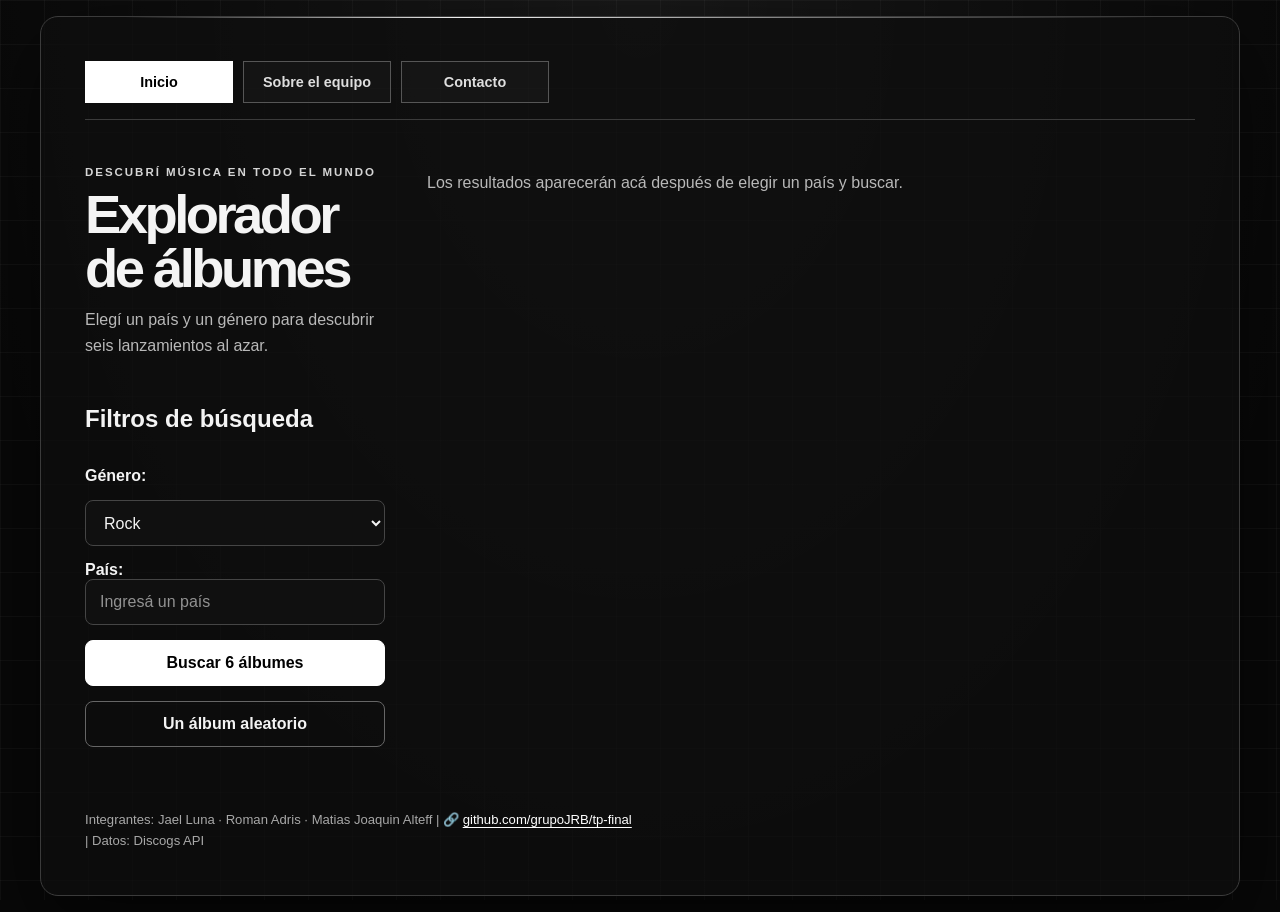
<file: index.html>
<!DOCTYPE html>
<html lang="es">

<head>
    <meta charset="UTF-8">
    <meta name="viewport" content="width=device-width, initial-scale=1.0">
    <meta name="description" content="Explorá lanzamientos musicales de Discogs por país y género.">
    <link rel="stylesheet" href="CSS/visuales.css?v=unificado1">
    <script src="Javascript/APIDiscogsPublico.js" defer></script>
    <script src="Javascript/app.js" defer></script>
    <title>Explorador de álbumes · Discogs</title>
</head>

<body>
    <div id="contenedor">
        <header class="site-header">
            <nav class="navegacion-pagina" aria-label="Navegación principal">
                <a href="index.html" aria-current="page">Inicio</a>
                <a href="Equipo.html">Sobre el equipo</a>
                <a href="contacto.html">Contacto</a>
            </nav>
        </header>
        <aside id="left-column" class="panel-busqueda">
            <header>
                <p class="eyebrow">DESCUBRÍ MÚSICA EN TODO EL MUNDO</p>
                <h1>Explorador de álbumes</h1>
                <p class="intro">Elegí un país y un género para descubrir seis lanzamientos al azar.</p>
            </header>

            <section id="filtros" aria-labelledby="titulo-filtros">
                <h2 id="titulo-filtros" class="sr-only">Filtros de búsqueda</h2>
                <label for="genero">Género:</label>
                <select id="genero">
                    <option value="Rock">Rock</option>
                    <option value="Jazz">Jazz</option>
                    <option value="Pop">Pop</option>
                </select>

                <div class="contenedor-pais">
                    <label for="pais">País:</label>
                    <input type="text" id="pais" placeholder="Ingresá un país" autocomplete="off"
                        aria-autocomplete="list" aria-controls="sugerencias">
                    <ul id="sugerencias" role="listbox" aria-label="Países sugeridos"></ul>
                </div>

                <button id="buscar" type="button">Buscar 6 álbumes</button>
                <button id="aleatorio" type="button" class="boton-secundario">Un álbum aleatorio</button>
            </section>
        </aside>

        <main id="resultados" class="panel-resultados" aria-label="Lanzamientos encontrados" aria-busy="false">
            <p id="estadoBusqueda" class="estado-busqueda" role="status" aria-live="polite">
                Los resultados aparecerán acá después de elegir un país y buscar.
            </p>
        </main>

        <footer>
            Integrantes: Jael Luna · Roman Adris · Matias Joaquin Alteff  |  🔗 <a href="https://github.com/TheGhostBenito/ExploradorDeAlbumesDiscogs">github.com/grupoJRB/tp-final</a>  |  Datos: Discogs API
        </footer>
    </div>
</body>

</html>
</file>
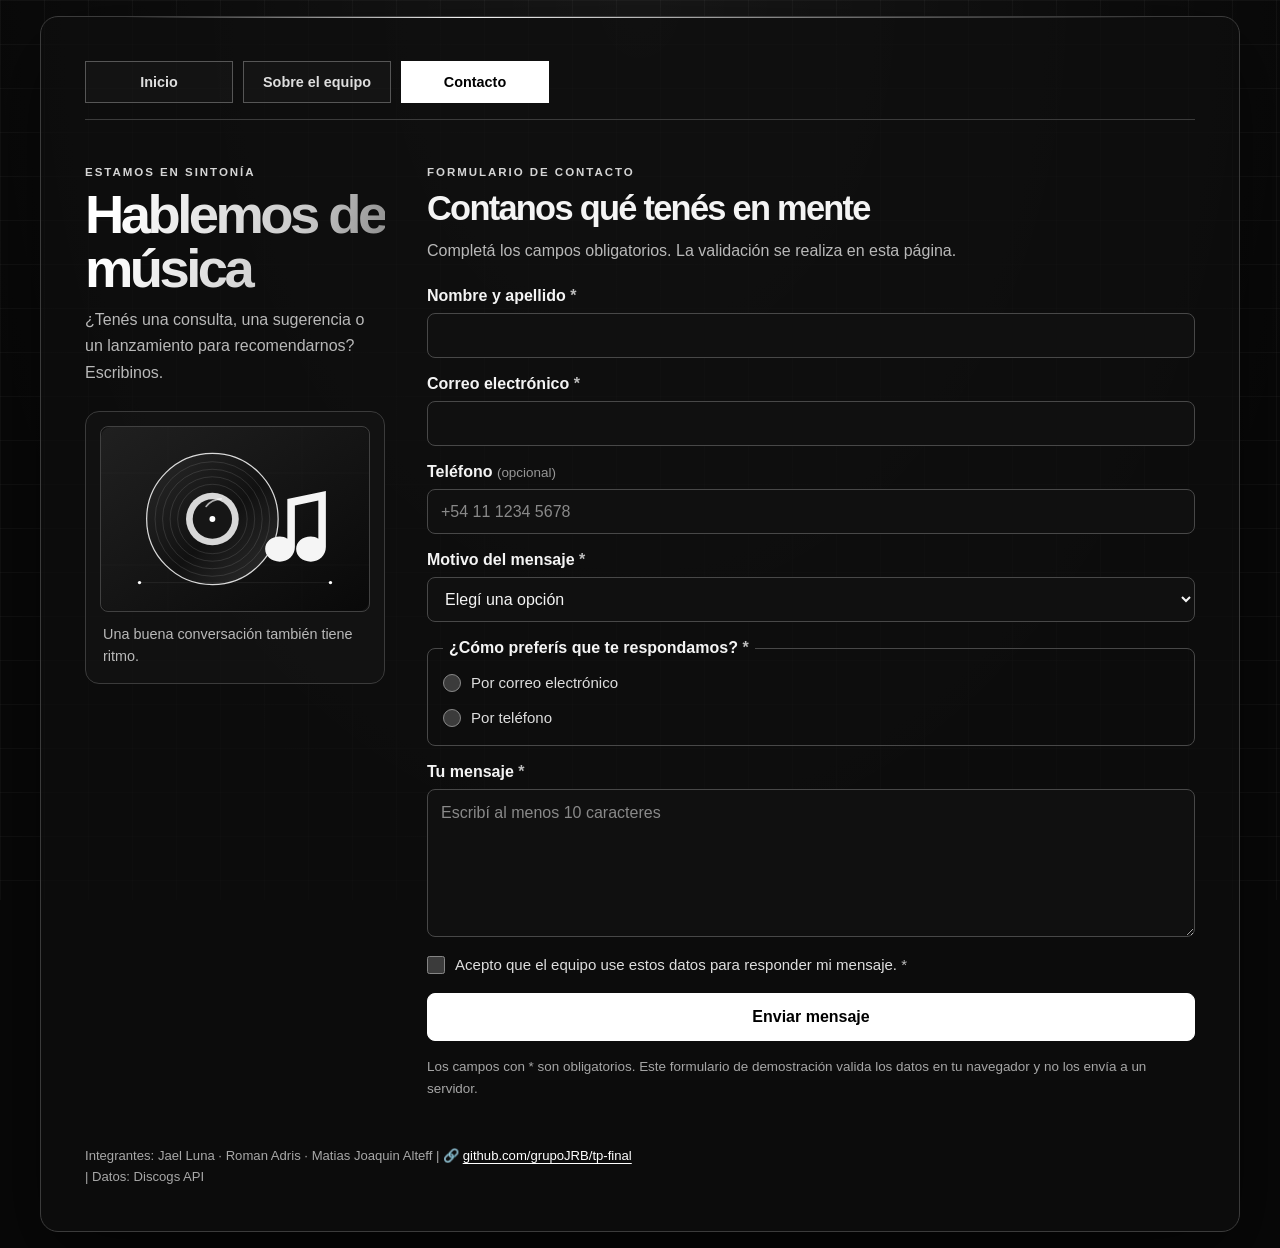
<file: contacto.html>
<!DOCTYPE html>
<html lang="es">
<head>
    <meta charset="UTF-8">
    <meta name="viewport" content="width=device-width, initial-scale=1.0">
    <meta name="description" content="Contactá al equipo del Explorador de álbumes y compartí tus consultas o sugerencias musicales.">
    <title>Contacto · Explorador de álbumes</title>
    <link rel="stylesheet" href="CSS/visuales.css?v=contacto1">
    <script src="Javascript/contacto.js" defer></script>
</head>
<body>
    <div id="contenedor" class="contacto-layout">
        <header class="site-header">
            <nav class="navegacion-pagina" aria-label="Navegación principal">
                <a href="index.html">Inicio</a>
                <a href="Equipo.html">Sobre el equipo</a>
                <a href="contacto.html" aria-current="page">Contacto</a>
            </nav>
        </header>

        <aside id="left-column" class="contacto-intro">
            <header>
                <p class="eyebrow">ESTAMOS EN SINTONÍA</p>
                <h1>Hablemos de música</h1>
                <p class="intro">¿Tenés una consulta, una sugerencia o un lanzamiento para recomendarnos? Escribinos.</p>
            </header>

            <figure class="contacto-figura">
                <img src="Imagenes/vinilo-contacto.svg" alt="Ilustración en blanco y negro de un disco de vinilo y una nota musical">
                <figcaption>Una buena conversación también tiene ritmo.</figcaption>
            </figure>
        </aside>

        <main id="formulario-contacto" class="formulario-contacto">
            <div class="contacto-cabecera">
                <p class="eyebrow">FORMULARIO DE CONTACTO</p>
                <h2>Contanos qué tenés en mente</h2>
                <p>Completá los campos obligatorios. La validación se realiza en esta página.</p>
            </div>

            <form id="contactForm" novalidate>
                <div class="campo-contacto">
                    <label for="nombre">Nombre y apellido <span aria-hidden="true">*</span></label>
                    <input id="nombre" name="nombre" type="text" autocomplete="name" minlength="2" required>
                </div>

                <div class="campo-contacto">
                    <label for="email">Correo electrónico <span aria-hidden="true">*</span></label>
                    <input id="email" name="email" type="email" autocomplete="email" required>
                </div>

                <div class="campo-contacto">
                    <label for="telefono">Teléfono <span class="campo-opcional">(opcional)</span></label>
                    <input id="telefono" name="telefono" type="tel" autocomplete="tel" inputmode="tel" placeholder="+54 11 1234 5678">
                </div>

                <div class="campo-contacto">
                    <label for="tema">Motivo del mensaje <span aria-hidden="true">*</span></label>
                    <select id="tema" name="tema" required>
                        <option value="" selected>Elegí una opción</option>
                        <option value="consulta">Consulta sobre el sitio</option>
                        <option value="sugerencia">Sugerencia o comentario</option>
                        <option value="musica">Recomendación musical</option>
                        <option value="otro">Otro tema</option>
                    </select>
                </div>

                <fieldset class="grupo-contacto">
                    <legend>¿Cómo preferís que te respondamos? <span aria-hidden="true">*</span></legend>
                    <label class="opcion-contacto">
                        <input type="radio" name="preferencia" value="email" required>
                        <span>Por correo electrónico</span>
                    </label>
                    <label class="opcion-contacto">
                        <input type="radio" name="preferencia" value="telefono">
                        <span>Por teléfono</span>
                    </label>
                </fieldset>

                <div class="campo-contacto">
                    <label for="mensaje">Tu mensaje <span aria-hidden="true">*</span></label>
                    <textarea id="mensaje" name="mensaje" rows="5" minlength="10" maxlength="1000" required placeholder="Escribí al menos 10 caracteres"></textarea>
                </div>

                <label class="opcion-contacto consentimiento" for="consentimiento">
                    <input id="consentimiento" name="consentimiento" type="checkbox" required>
                    <span>Acepto que el equipo use estos datos para responder mi mensaje. <span aria-hidden="true">*</span></span>
                </label>

                <button class="boton-enviar" type="submit">Enviar mensaje</button>
                <p class="nota-formulario">Los campos con * son obligatorios. Este formulario de demostración valida los datos en tu navegador y no los envía a un servidor.</p>
            </form>
        </main>

        <footer class="pie-contacto">
            Integrantes: Jael Luna · Roman Adris · Matias Joaquin Alteff  |  🔗 <a href="https://github.com/TheGhostBenito/ExploradorDeAlbumesDiscogs">github.com/grupoJRB/tp-final</a>  |  Datos: Discogs API
        </footer>
    </div>
</body>
</html>
</file>
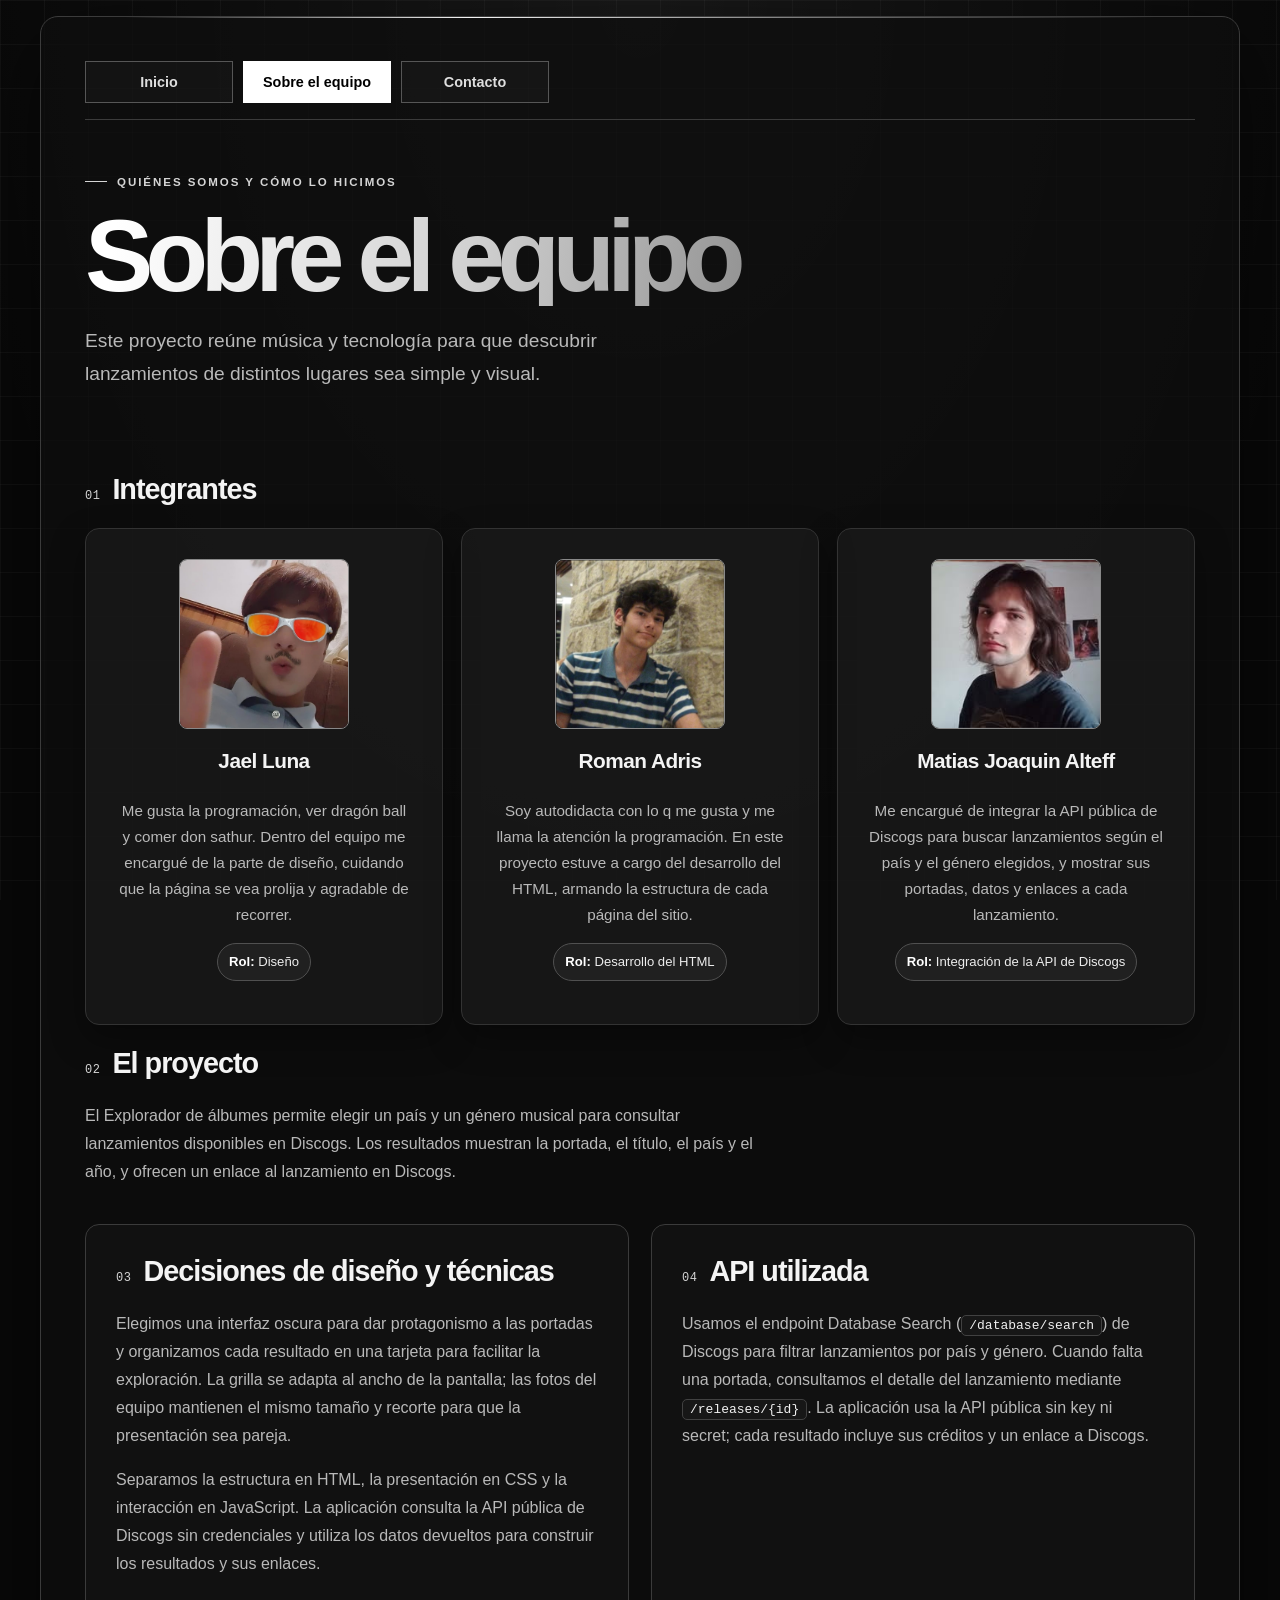
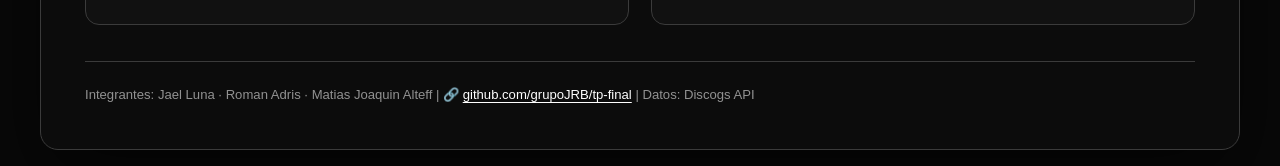
<file: Equipo.html>
<!DOCTYPE html>
<html lang="es">

<head>
    <meta charset="UTF-8">
    <meta name="viewport" content="width=device-width, initial-scale=1.0">
    <meta name="description" content="Conocé al equipo y las decisiones detrás del Explorador de álbumes de Discogs.">
    <title>Sobre el equipo · Explorador de álbumes</title>
    <link rel="stylesheet" href="CSS/visuales.css?v=equipo-padding1">
</head>

<body class="pagina-equipo">
    <div class="contenedor-equipo">
        <header class="site-header">
            <nav class="navegacion-pagina" aria-label="Navegación principal">
                <a href="index.html">Inicio</a>
                <a href="Equipo.html" aria-current="page">Sobre el equipo</a>
                <a href="contacto.html">Contacto</a>
            </nav>
        </header>
        <header class="encabezado-equipo">
            <p class="eyebrow">QUIÉNES SOMOS Y CÓMO LO HICIMOS</p>
            <h1>Sobre el equipo</h1>
            <p class="intro-equipo">Este proyecto reúne música y tecnología para que descubrir lanzamientos de distintos lugares sea simple y visual.</p>
        </header>

        <main>
            <section class="seccion-equipo" aria-labelledby="titulo-integrantes">
                <h2 id="titulo-integrantes">Integrantes</h2>
                <div class="equipo-miembros">
                    <article class="tarjeta-miembro">
                        <img src="Imagenes/Jael_Luna_Foto.jpg" alt="Retrato de Jael Luna" class="foto-miembro" loading="lazy">
                        <h3>Jael Luna</h3>
                        <p>Me gusta la programación, ver dragón ball y comer don sathur. Dentro del equipo me encargué de la parte de diseño, cuidando que la página se vea prolija y agradable de recorrer.</p>
                        <p class="rol-miembro"><strong>Rol:</strong> Diseño</p>
                    </article>

                    <article class="tarjeta-miembro">
                        <img src="Imagenes/Roman_Adris_Foto.JPG" alt="Retrato de Roman Adris" class="foto-miembro" loading="lazy">
                        <h3>Roman Adris</h3>
                        <p>Soy autodidacta con lo q me gusta y me llama la atención la programación. En este proyecto estuve a cargo del desarrollo del HTML, armando la estructura de cada página del sitio.</p>
                        <p class="rol-miembro"><strong>Rol:</strong> Desarrollo del HTML</p>
                    </article>

                    <article class="tarjeta-miembro">
                        <img src="Imagenes/Joaquin_Alteff_Foto.jpg" alt="Retrato de Matias Joaquin Alteff" class="foto-miembro" loading="lazy">
                        <h3>Matias Joaquin Alteff</h3>
                        <p>Me encargué de integrar la API pública de Discogs para buscar lanzamientos según el país y el género elegidos, y mostrar sus portadas, datos y enlaces a cada lanzamiento.</p>
                        <p class="rol-miembro"><strong>Rol:</strong> Integración de la API de Discogs</p>
                    </article>
                </div>
            </section>

            <section class="seccion-equipo" aria-labelledby="titulo-proyecto">
                <h2 id="titulo-proyecto">El proyecto</h2>
                <p>El Explorador de álbumes permite elegir un país y un género musical para consultar lanzamientos disponibles en Discogs. Los resultados muestran la portada, el título, el país y el año, y ofrecen un enlace al lanzamiento en Discogs.</p>
            </section>

            <section class="seccion-equipo" aria-labelledby="titulo-decisiones">
                <h2 id="titulo-decisiones">Decisiones de diseño y técnicas</h2>
                <p>Elegimos una interfaz oscura para dar protagonismo a las portadas y organizamos cada resultado en una tarjeta para facilitar la exploración. La grilla se adapta al ancho de la pantalla; las fotos del equipo mantienen el mismo tamaño y recorte para que la presentación sea pareja.</p>
                <p>Separamos la estructura en HTML, la presentación en CSS y la interacción en JavaScript. La aplicación consulta la API pública de Discogs sin credenciales y utiliza los datos devueltos para construir los resultados y sus enlaces.</p>
            </section>

            <section class="seccion-equipo" aria-labelledby="titulo-api">
                <h2 id="titulo-api">API utilizada</h2>
                <p>Usamos el endpoint Database Search (<code>/database/search</code>) de Discogs para filtrar lanzamientos por país y género. Cuando falta una portada, consultamos el detalle del lanzamiento mediante <code>/releases/{id}</code>. La aplicación usa la API pública sin key ni secret; cada resultado incluye sus créditos y un enlace a Discogs.</p>
            </section>
        </main>

        <footer class="pie-equipo">
            Integrantes: Jael Luna · Roman Adris · Matias Joaquin Alteff  |  🔗 <a href="https://github.com/TheGhostBenito/ExploradorDeAlbumesDiscogs">github.com/grupoJRB/tp-final</a>  |  Datos: Discogs API
        </footer>
    </div>
</body>

</html>
</file>
<file: CSS/visuales.css>
:root {
  color-scheme: dark;
  --color-fondo: #080808;
  --color-texto: #f4f4f4;
  --color-texto-suave: #b9b9b9;
  --color-superficie: rgba(14, 14, 14, 0.76);
  --color-tarjeta: rgba(24, 24, 24, 0.88);
  --color-borde: #3b3b3b;
  --color-borde-activo: #bdbdbd;
  --color-blanco: #ffffff;
  --color-negro: #000000;
  --radio-panel: 18px;
  --radio-tarjeta: 14px;
  --radio-control: 0;
  --trama: rgba(255, 255, 255, 0.035);
}

*,
*::before,
*::after {
  box-sizing: border-box;
}

html {
  scroll-behavior: smooth;
}

body {
  display: grid;
  place-items: center;
  min-height: 100vh;
  margin: 0;
  padding: 16px;
  background-color: var(--color-fondo);
  background-image:
    linear-gradient(var(--trama) 1px, transparent 1px),
    linear-gradient(90deg, var(--trama) 1px, transparent 1px),
    radial-gradient(ellipse at 50% 0%, rgba(255, 255, 255, 0.065), transparent 44rem);
  background-attachment: fixed;
  background-size: 44px 44px, 44px 44px, auto;
  color: var(--color-texto);
  font-family: Arial, Helvetica, sans-serif;
}

#contenedor,
.contenedor-equipo {
  position: relative;
  isolation: isolate;
  width: 100%;
  margin: 0 auto;
  overflow: hidden;
  border: 1px solid var(--color-borde);
  border-radius: var(--radio-panel);
  background: var(--color-superficie);
  color: var(--color-texto);
  box-shadow: 0 28px 80px rgba(0, 0, 0, 0.55);
}

#contenedor {
  display: grid;
  grid-template-columns: minmax(0, 1fr);
  gap: 30px;
  max-width: 1200px;
  padding: clamp(22px, 4vw, 44px);
}

.contenedor-equipo {
  max-width: 1200px;
  padding: clamp(22px, 4vw, 44px);
}

#contenedor::before,
.contenedor-equipo::before {
  position: absolute;
  z-index: 0;
  top: 0;
  right: 7%;
  left: 7%;
  height: 1px;
  background: linear-gradient(90deg, transparent, #f4f4f4, #777777, transparent);
  content: "";
  pointer-events: none;
}

/* Navegación compartida */
.site-header {
  position: relative;
  z-index: 1;
  grid-column: 1 / -1;
  margin: 0 0 4px;
  padding-bottom: 16px;
  border-bottom: 1px solid var(--color-borde);
}

.contenedor-equipo > .site-header {
  margin-bottom: clamp(32px, 4vw, 48px);
}

.site-header .navegacion-pagina {
  display: flex;
  flex-wrap: wrap;
  gap: 10px;
  margin: 0;
}

.site-header .navegacion-pagina a {
  display: inline-flex;
  width: 148px;
  height: 42px;
  align-items: center;
  justify-content: center;
  padding: 0 12px;
  border: 1px solid #565656;
  border-radius: var(--radio-control);
  background: rgba(255, 255, 255, 0.025);
  color: #dedede;
  font-size: 0.9rem;
  font-weight: 600;
  line-height: 1;
  text-align: center;
  text-decoration: none;
  white-space: nowrap;
  transition: background-color 160ms ease, color 160ms ease, border-color 160ms ease, transform 160ms ease;
}

.site-header .navegacion-pagina a[aria-current="page"] {
  border-color: var(--color-blanco);
  background: var(--color-blanco);
  color: var(--color-negro);
}

.site-header .navegacion-pagina a:hover,
.site-header .navegacion-pagina a:focus-visible {
  transform: translateY(-2px);
  border-color: var(--color-blanco);
  background: #333333;
  color: var(--color-blanco);
}

.site-header .navegacion-pagina a[aria-current="page"]:hover,
.site-header .navegacion-pagina a[aria-current="page"]:focus-visible {
  background: #333333;
  color: var(--color-blanco);
}

a:focus-visible,
button:focus-visible,
input:focus-visible,
select:focus-visible {
  outline: 2px solid var(--color-blanco);
  outline-offset: 3px;
}

/* Inicio */
#left-column {
  display: flex;
  min-width: 0;
  flex-direction: column;
  gap: 25px;
}

#left-column h1 {
  margin: 0 0 10px;
  font-size: clamp(2rem, 7vw, 3.4rem);
  font-weight: 750;
  letter-spacing: -0.065em;
  line-height: 1;
  text-align: left;
}

.eyebrow {
  margin: 0 0 10px;
  color: #d5d5d5;
  font-size: 0.72rem;
  font-weight: 700;
  letter-spacing: 0.17em;
  text-transform: uppercase;
}

.intro,
.intro-equipo {
  color: var(--color-texto-suave);
  line-height: 1.65;
}

.intro {
  max-width: 38ch;
  margin: 0;
}

#filtros {
  display: flex;
  flex-direction: column;
  gap: 15px;
  margin-bottom: 20px;
}

#filtros label {
  font-weight: 700;
}

#filtros input,
#filtros select,
#filtros button {
  width: 100%;
  min-height: 46px;
  padding: 11px 14px;
  border: 1px solid #454545;
  border-radius: 8px;
  font: inherit;
}

#filtros input,
#filtros select {
  background: #101010;
  color: var(--color-texto);
}

#filtros input::placeholder {
  color: #929292;
}

#filtros button,
.boton-reintentar {
  border-color: var(--color-blanco);
  border-radius: 8px;
  background: var(--color-blanco);
  color: var(--color-negro);
  font-weight: 700;
  cursor: pointer;
  transition: background-color 150ms ease, color 150ms ease, transform 150ms ease;
}

#filtros button:hover,
.boton-reintentar:hover {
  transform: translateY(-1px);
  background: #d5d5d5;
}

#filtros button:disabled {
  cursor: wait;
  opacity: 0.55;
}

#filtros .boton-secundario {
  border-color: #666666;
  background: transparent;
  color: var(--color-texto);
}

#filtros .boton-secundario:hover {
  border-color: var(--color-blanco);
  background: #242424;
}

.contenedor-pais {
  position: relative;
  width: 100%;
}

#sugerencias:empty {
  display: none;
}

#sugerencias {
  position: absolute;
  z-index: 1000;
  top: 100%;
  left: 0;
  width: 100%;
  max-height: 200px;
  margin-top: 4px;
  padding: 0;
  overflow-y: auto;
  border: 1px solid #505050;
  border-radius: 8px;
  background: #111111;
  color: var(--color-texto);
  list-style: none;
}

#sugerencias li {
  padding: 10px 12px;
  cursor: pointer;
}

#sugerencias li:hover,
#sugerencias li:focus {
  outline: none;
  background: #2a2a2a;
}

#resultados {
  display: grid;
  grid-template-columns: repeat(auto-fit, minmax(min(100%, 220px), 1fr));
  align-content: start;
  gap: 20px;
  width: 100%;
  min-width: 0;
}

.estado-busqueda {
  grid-column: 1 / -1;
  margin: 0;
  padding: 4px 0;
  color: var(--color-texto-suave);
  line-height: 1.6;
}

.estado-busqueda.loading,
.estado-busqueda.success,
.estado-busqueda.error {
  color: var(--color-texto);
}

.estado-carga {
  grid-column: 1 / -1;
  justify-self: center;
  width: 42px;
  height: 42px;
  border: 3px solid #3a3a3a;
  border-top-color: var(--color-blanco);
  border-radius: 50%;
  animation: girar 0.8s linear infinite;
}

@keyframes girar {
  to { transform: rotate(360deg); }
}

.album-card {
  width: 100%;
  max-width: 340px;
  margin: auto;
  padding: 22px;
  border: 1px solid #333333;
  border-radius: var(--radio-tarjeta);
  background: var(--color-tarjeta);
  color: var(--color-texto);
  text-align: center;
  box-shadow: 0 12px 32px rgba(0, 0, 0, 0.35);
  transition: transform 180ms ease, border-color 180ms ease, box-shadow 180ms ease;
}

.album-card:hover {
  transform: translateY(-4px);
  border-color: #777777;
  box-shadow: 0 18px 38px rgba(0, 0, 0, 0.5);
}

.album-card h3 {
  letter-spacing: -0.02em;
  line-height: 1.3;
}

.album-card p {
  color: #d1d1d1;
}

.album-card a {
  color: var(--color-blanco);
  text-decoration-thickness: 1px;
  text-underline-offset: 3px;
}

.album-card a:hover {
  color: #bdbdbd;
}

.album-card img {
  display: block;
  width: 100%;
  max-height: 240px;
  margin-bottom: 15px;
  border-radius: 8px;
  object-fit: contain;
  box-shadow: 0 8px 22px rgba(0, 0, 0, 0.45);
}

.skeleton-card {
  min-height: 300px;
}

.skeleton-cover,
.skeleton-line {
  border-radius: 8px;
  background: linear-gradient(90deg, #191919, #303030, #191919);
  background-size: 200% 100%;
  animation: brillo 1.3s linear infinite;
}

.skeleton-cover {
  height: 210px;
  margin-bottom: 18px;
}

.skeleton-line {
  width: 80%;
  height: 18px;
  margin: 0 auto;
}

@keyframes brillo {
  to { background-position: -200% 0; }
}

.boton-reintentar {
  grid-column: 1 / -1;
  justify-self: start;
  padding: 10px 16px;
}

footer {
  grid-column: 1 / -1;
  max-width: 75ch;
  color: #a8a8a8;
  font-size: 0.82rem;
  line-height: 1.6;
}

/* Sobre el equipo */
body.pagina-equipo {
  display: block;
  min-height: 100vh;
  padding: 16px;
}

.encabezado-equipo {
  max-width: none;
  margin-bottom: clamp(40px, 7vw, 82px);
}

.encabezado-equipo h1 {
  max-width: 12ch;
  margin: 0 0 18px;
  background: linear-gradient(100deg, #ffffff 5%, #d1d1d1 56%, #8e8e8e 100%);
  background-clip: text;
  color: transparent;
  font-size: clamp(3rem, 8vw, 6.7rem);
  font-weight: 750;
  letter-spacing: -0.075em;
  line-height: 0.98;
}

.pagina-equipo .eyebrow {
  display: inline-flex;
  align-items: center;
  gap: 10px;
  margin-bottom: 18px;
}

.pagina-equipo .eyebrow::before {
  width: 22px;
  height: 1px;
  background: currentColor;
  content: "";
}

.intro-equipo {
  max-width: 54ch;
  margin: 0;
  font-size: clamp(1.04rem, 2vw, 1.2rem);
  line-height: 1.75;
}

.pagina-equipo main {
  display: grid;
  grid-template-columns: repeat(2, minmax(0, 1fr));
  gap: 22px;
  counter-reset: seccion-equipo;
}

.seccion-equipo {
  min-width: 0;
  margin: 0;
  counter-increment: seccion-equipo;
}

.seccion-equipo:nth-child(-n + 2) {
  grid-column: 1 / -1;
}

.seccion-equipo:nth-child(n + 3) {
  padding: clamp(20px, 3vw, 30px);
  border: 1px solid var(--color-borde);
  border-radius: var(--radio-tarjeta);
  background: rgba(20, 20, 20, 0.65);
}

.seccion-equipo h2 {
  display: flex;
  align-items: baseline;
  gap: 12px;
  margin: 0 0 22px;
  font-size: clamp(1.35rem, 3vw, 1.8rem);
  font-weight: 650;
  letter-spacing: -0.035em;
}

.seccion-equipo h2::before {
  color: #d5d5d5;
  content: "0" counter(seccion-equipo);
  font-family: Consolas, monospace;
  font-size: 0.75rem;
  font-weight: 500;
  letter-spacing: 0.04em;
}

.seccion-equipo > p {
  max-width: 76ch;
  color: var(--color-texto-suave);
  line-height: 1.75;
}

.seccion-equipo code {
  padding: 2px 7px;
  border: 1px solid #414141;
  border-radius: 5px;
  background: #171717;
  color: #f1f1f1;
  overflow-wrap: anywhere;
}

.equipo-miembros {
  display: grid;
  grid-template-columns: repeat(auto-fit, minmax(min(100%, 245px), 1fr));
  gap: 18px;
}

.tarjeta-miembro {
  display: flex;
  min-height: 100%;
  flex-direction: column;
  align-items: center;
  padding: clamp(20px, 3vw, 30px);
  border: 1px solid #333333;
  border-radius: var(--radio-tarjeta);
  background: var(--color-tarjeta);
  color: var(--color-texto);
  text-align: center;
  box-shadow: 0 14px 34px rgba(0, 0, 0, 0.35);
  transition: transform 180ms ease, border-color 180ms ease, box-shadow 180ms ease;
}

.tarjeta-miembro:hover {
  transform: translateY(-4px);
  border-color: #777777;
  box-shadow: 0 20px 44px rgba(0, 0, 0, 0.5);
}

.foto-miembro {
  display: block;
  width: min(100%, 170px);
  aspect-ratio: 1;
  margin-bottom: 20px;
  border: 1px solid #888888;
  border-radius: 8px;
  object-fit: cover;
  object-position: center;
}

.tarjeta-miembro h3 {
  margin: 0 0 10px;
  font-size: clamp(1.1rem, 2vw, 1.3rem);
  letter-spacing: -0.025em;
}

.tarjeta-miembro p {
  color: var(--color-texto-suave);
  font-size: 0.95rem;
  line-height: 1.7;
}

.tarjeta-miembro .rol-miembro {
  margin-top: auto;
  padding: 7px 11px;
  border: 1px solid #505050;
  border-radius: 999px;
  background: #202020;
  color: #ededed;
  font-size: 0.82rem;
}

.rol-miembro strong {
  color: var(--color-blanco);
}

.pie-equipo {
  max-width: none;
  margin-top: 36px;
  padding-top: 22px;
  border-top: 1px solid var(--color-borde);
  color: #929292;
  font-size: 0.82rem;
  line-height: 1.6;
}

.pie-equipo p {
  margin: 8px 0;
}

/* Responsive */
@media (min-width: 860px) {
  #contenedor {
    grid-template-columns: minmax(240px, 300px) minmax(0, 1fr);
    gap: 42px;
  }
}

@media (max-width: 700px) {
  .contenedor-equipo {
    padding: 24px 18px;
  }

  .pagina-equipo main {
    grid-template-columns: minmax(0, 1fr);
    gap: 18px;
  }

  .seccion-equipo:nth-child(-n + 2) {
    grid-column: auto;
  }
}

@media (max-width: 380px) {
  .site-header .navegacion-pagina a {
    width: 132px;
  }
}

@media (prefers-reduced-motion: reduce) {
  *,
  *::before,
  *::after {
    scroll-behavior: auto !important;
    animation-duration: 0.01ms !important;
    animation-iteration-count: 1 !important;
    transition-duration: 0.01ms !important;
  }
}


/* Contacto */
#contenedor.contacto-layout {
  align-items: start;
}

.contacto-intro h1 {
  max-width: 10ch;
  margin: 0 0 10px;
  background: linear-gradient(105deg, #fff 10%, #c9c9c9 70%, #858585);
  background-clip: text;
  color: transparent;
  font-size: clamp(2.35rem, 6vw, 3.5rem);
  font-weight: 750;
  letter-spacing: -0.07em;
  line-height: 0.98;
}

.contacto-figura {
  margin: 0;
  padding: 14px;
  border: 1px solid var(--color-borde);
  border-radius: var(--radio-tarjeta);
  background: rgba(20, 20, 20, 0.72);
}

.contacto-figura img {
  display: block;
  width: 100%;
  border: 1px solid #414141;
  border-radius: 8px;
}

.contacto-figura figcaption {
  padding: 12px 3px 2px;
  color: var(--color-texto-suave);
  font-size: 0.9rem;
  line-height: 1.5;
}

.formulario-contacto {
  min-width: 0;
}

.contacto-cabecera {
  margin-bottom: 24px;
}

.contacto-cabecera .eyebrow {
  margin-bottom: 12px;
}

.contacto-cabecera h2 {
  margin: 0 0 10px;
  font-size: clamp(1.55rem, 3.5vw, 2.15rem);
  font-weight: 700;
  letter-spacing: -0.05em;
  line-height: 1.1;
}

.contacto-cabecera > p:last-child {
  margin: 0;
  color: var(--color-texto-suave);
  line-height: 1.6;
}

#contactForm {
  display: flex;
  flex-direction: column;
  gap: 17px;
}

.campo-contacto {
  display: flex;
  min-width: 0;
  flex-direction: column;
  gap: 8px;
}

.campo-contacto label,
.grupo-contacto legend {
  color: var(--color-texto);
  font-weight: 650;
}

.campo-contacto label span[aria-hidden="true"],
.grupo-contacto legend span[aria-hidden="true"],
.consentimiento span span[aria-hidden="true"] {
  color: #bcbcbc;
}

.campo-opcional {
  color: #969696;
  font-size: 0.84rem;
  font-weight: 400;
}

.campo-contacto input,
.campo-contacto select,
.campo-contacto textarea {
  width: 100%;
  min-height: 45px;
  padding: 11px 13px;
  border: 1px solid #484848;
  border-radius: 8px;
  background: #101010;
  color: var(--color-texto);
  font: inherit;
}

.campo-contacto textarea {
  min-height: 132px;
  resize: vertical;
  line-height: 1.55;
}

.campo-contacto input::placeholder,
.campo-contacto textarea::placeholder {
  color: #898989;
}

.campo-contacto input:focus-visible,
.campo-contacto select:focus-visible,
.campo-contacto textarea:focus-visible,
.opcion-contacto input:focus-visible {
  outline: 2px solid var(--color-blanco);
  outline-offset: 3px;
}

.grupo-contacto {
  display: flex;
  flex-direction: column;
  gap: 12px;
  margin: 0;
  padding: 15px;
  border: 1px solid #484848;
  border-radius: 8px;
}

.grupo-contacto legend {
  padding: 0 6px;
}

.opcion-contacto {
  display: flex;
  align-items: flex-start;
  gap: 10px;
  color: #dedede;
  font-size: 0.94rem;
  line-height: 1.5;
  cursor: pointer;
}

.opcion-contacto input[type="radio"],
.opcion-contacto input[type="checkbox"] {
  flex: 0 0 auto;
  width: 18px;
  height: 18px;
  margin: 2px 0 0;
  accent-color: #fff;
}

.consentimiento {
  align-items: flex-start;
}

.boton-enviar {
  min-height: 48px;
  padding: 12px 18px;
  border: 1px solid var(--color-blanco);
  border-radius: 8px;
  background: var(--color-blanco);
  color: var(--color-negro);
  font: inherit;
  font-weight: 700;
  cursor: pointer;
  transition: transform 160ms ease, background-color 160ms ease, color 160ms ease;
}

.boton-enviar:hover,
.boton-enviar:focus-visible {
  transform: translateY(-2px);
  background: #2a2a2a;
  color: var(--color-blanco);
}

.nota-formulario {
  margin: -2px 0 0;
  color: #a6a6a6;
  font-size: 0.84rem;
  line-height: 1.6;
}

.pie-contacto {
  grid-column: 1 / -1;
  max-width: 75ch;
  padding-top: 4px;
  color: #a8a8a8;
  font-size: 0.82rem;
  line-height: 1.6;
}

.pie-contacto p {
  margin: 0;
}

@media (max-width: 700px) {
  .contacto-intro h1 {
    max-width: 12ch;
  }

  .contacto-figura {
    max-width: 420px;
  }

  .pie-contacto {
    padding-top: 0;
  }
}



footer a {
  color: var(--color-blanco);
  text-decoration-thickness: 1px;
  text-underline-offset: 3px;
}

footer a:hover {
  color: #bdbdbd;
}
</file>
